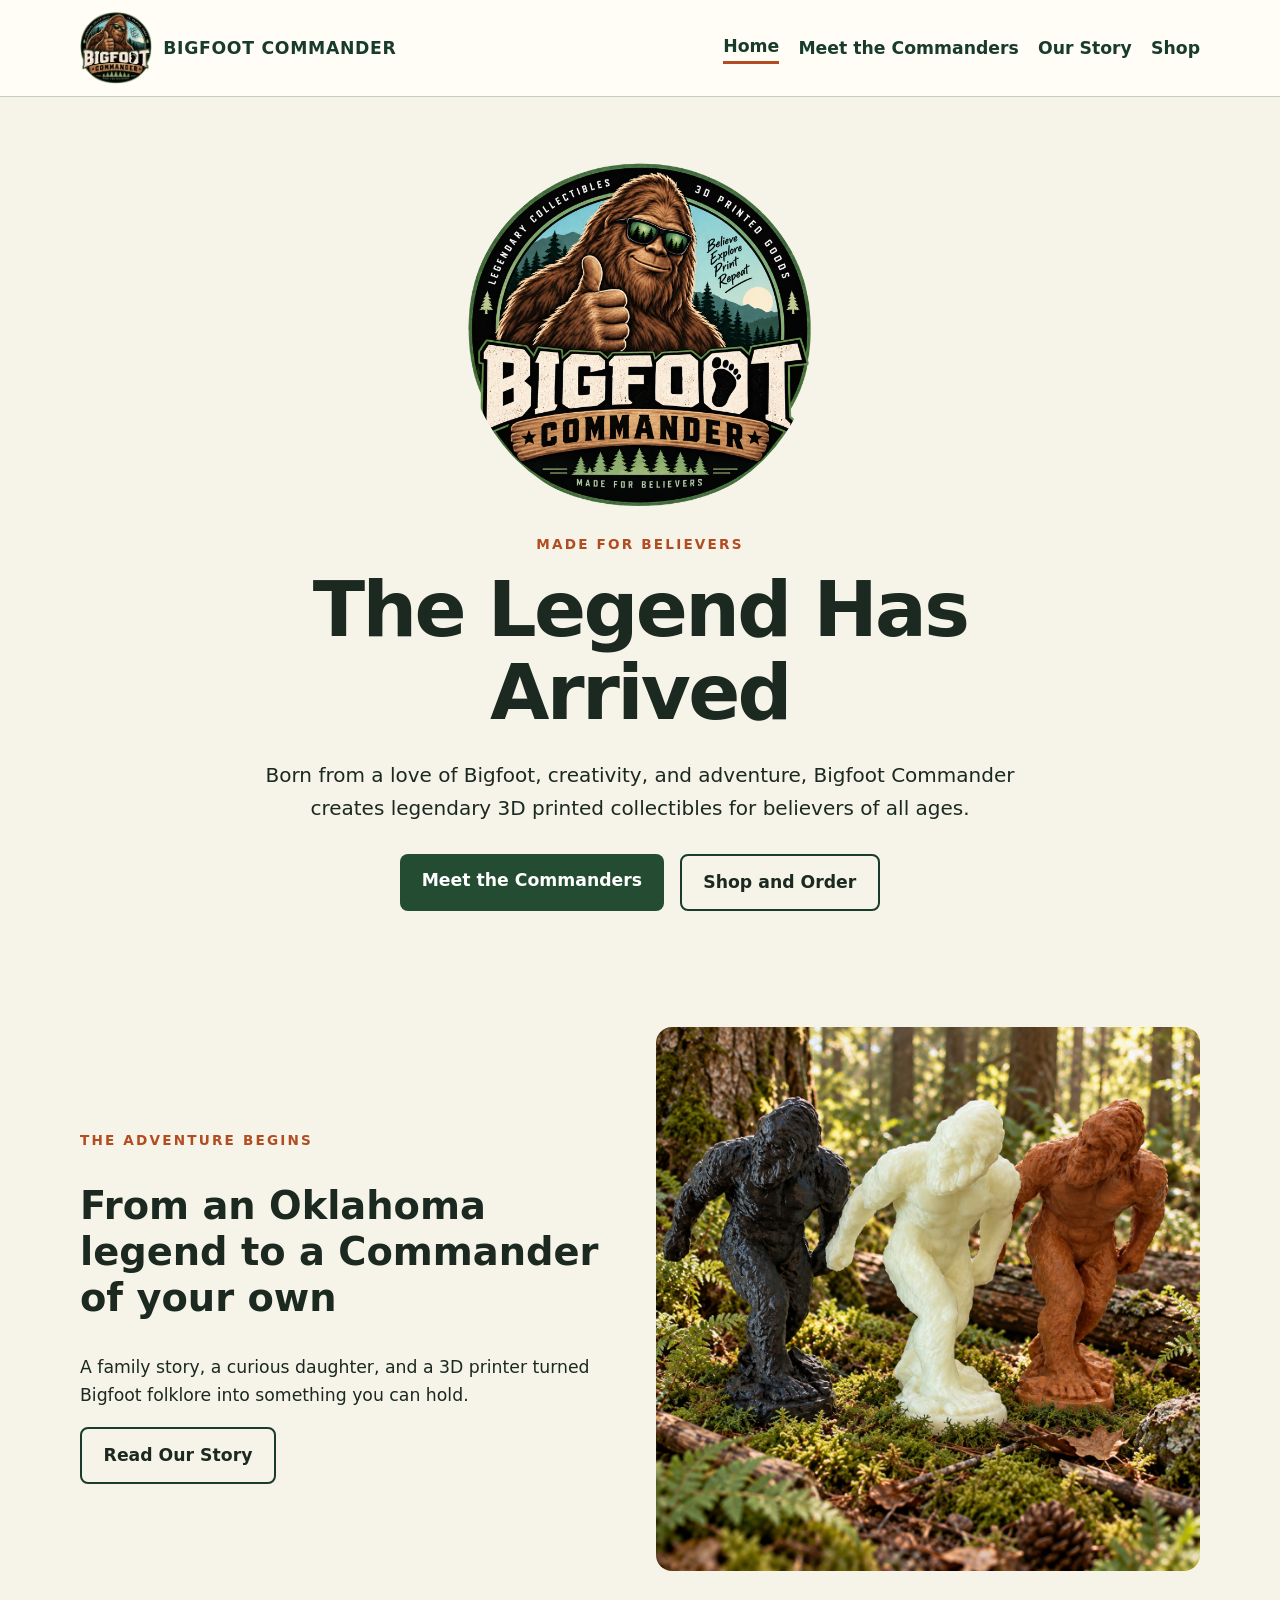
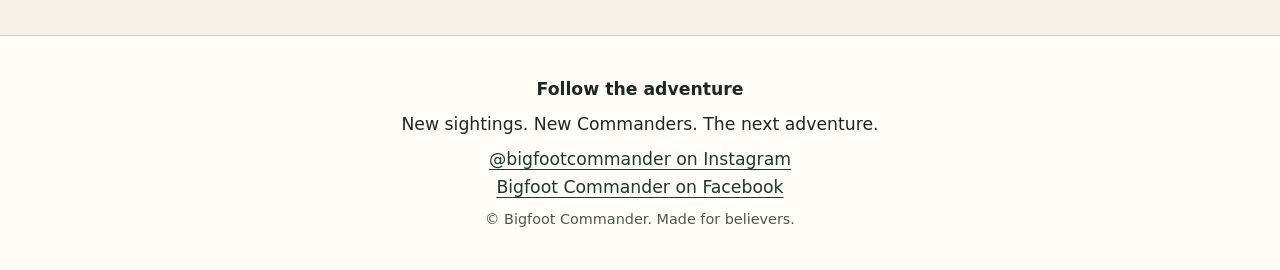
<file: index.html>
<!doctype html><html lang="en"><head><meta charset="utf-8"><meta name="viewport" content="width=device-width,initial-scale=1"><meta name="color-scheme" content="light dark"><meta name="description" content="Bigfoot Commander: 3D printed Bigfoot collectibles, made for believers."><title>Home | Bigfoot Commander</title><link rel="icon" href="assets/logo.png"><link rel="stylesheet" href="styles.css"><script src="shared-layout.js" defer></script></head><body><a class="skip" href="#main">Skip to main content</a><div id="site-header"></div><main id="main" tabindex="-1"><section class="hero wrap"><img class="hero-logo" src="assets/logo.png" alt="Bigfoot Commander emblem showing a sunglasses-wearing Bigfoot in front of mountains and pine trees, with the words Made for Believers"><p class="eyebrow">Made for believers</p><h1>The Legend Has Arrived</h1><p class="lead">Born from a love of Bigfoot, creativity, and adventure, Bigfoot Commander creates legendary 3D printed collectibles for believers of all ages.</p><div class="actions"><a class="btn" href="commanders.html">Meet the Commanders</a><a class="btn secondary" href="shop.html">Shop and Order</a></div></section><section class="section wrap feature"><div><p class="eyebrow">The adventure begins</p><h2>From an Oklahoma legend to a Commander of your own</h2><p>A family story, a curious daughter, and a 3D printer turned Bigfoot folklore into something you can hold.</p><a class="btn secondary" href="story.html">Read Our Story</a></div><img src="assets/forest-trio.png" alt="Three Bigfoot collectible figures in black, glow-in-the-dark white, and brown standing together in a sunlit forest" loading="lazy"></section></main><div id="site-footer"></div></body></html>
</file>
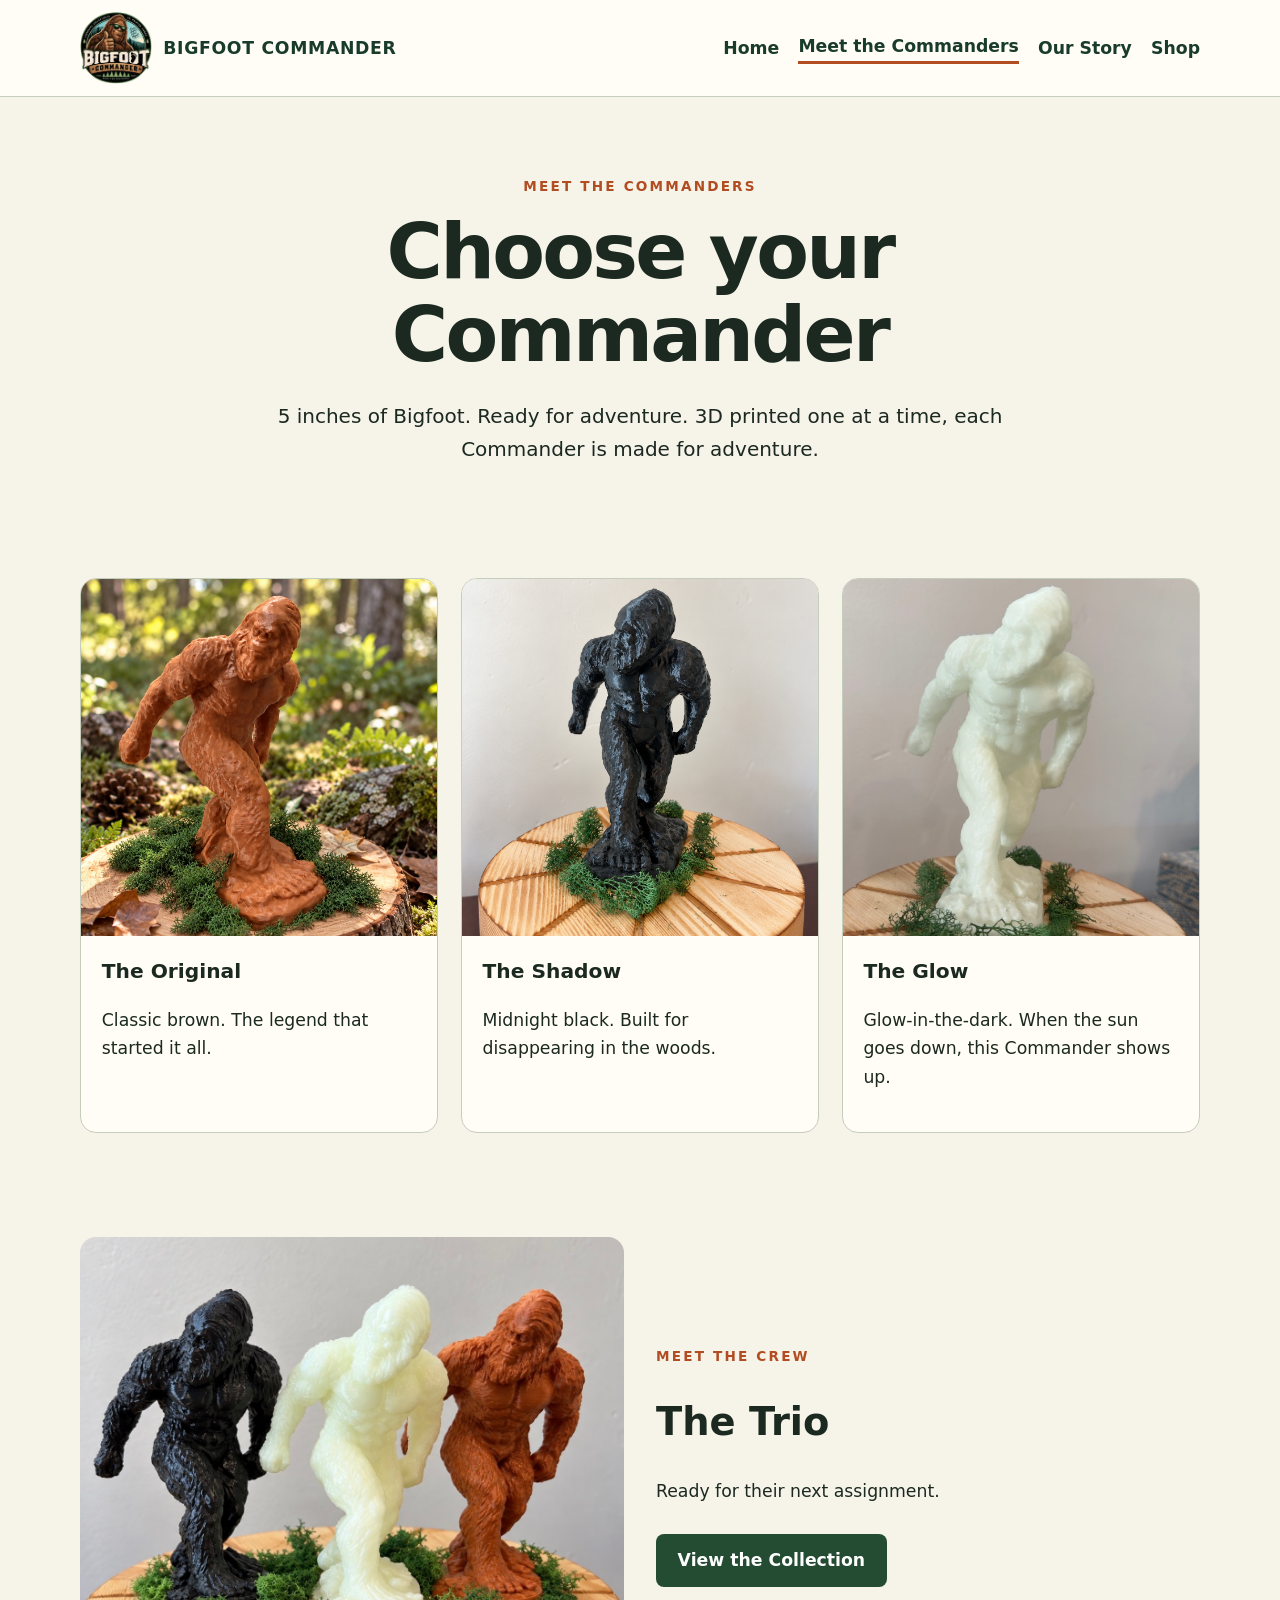
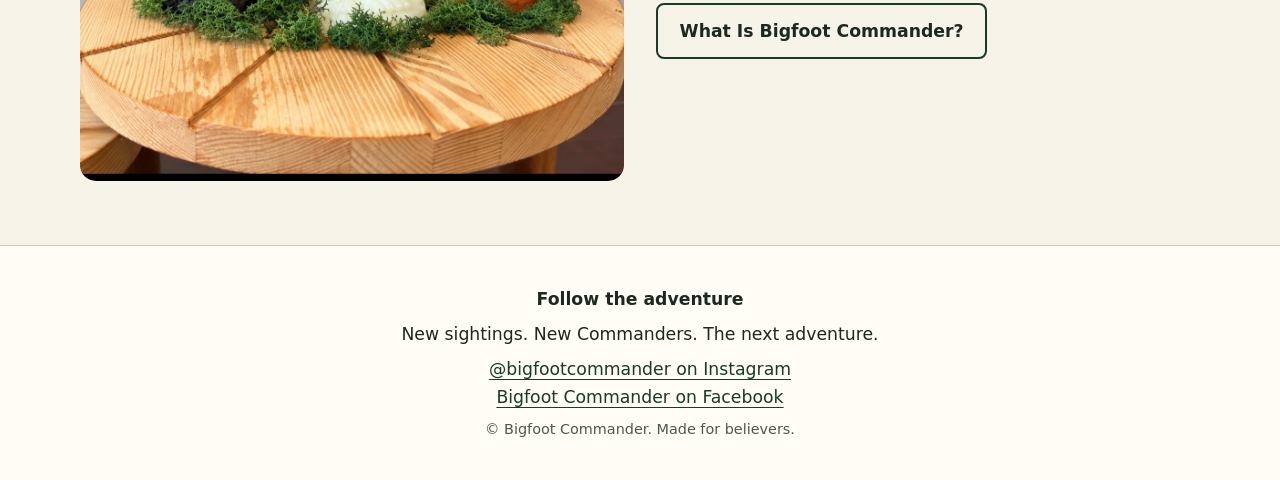
<file: commanders.html>
<!doctype html><html lang="en"><head><meta charset="utf-8"><meta name="viewport" content="width=device-width,initial-scale=1"><meta name="color-scheme" content="light dark"><meta name="description" content="Bigfoot Commander: 3D printed Bigfoot collectibles, made for believers."><title>Meet the Commanders | Bigfoot Commander</title><link rel="icon" href="assets/logo.png"><link rel="stylesheet" href="styles.css"><script src="shared-layout.js" defer></script></head><body><a class="skip" href="#main">Skip to main content</a><div id="site-header"></div><main id="main" tabindex="-1"><section class="hero wrap"><p class="eyebrow">Meet the Commanders</p><h1>Choose your Commander</h1><p class="lead">5 inches of Bigfoot. Ready for adventure. 3D printed one at a time, each Commander is made for adventure.</p></section><section class="section wrap"><div class="grid"><article class="card"><img src="assets/og.png" alt="Brown 3D-printed Bigfoot figurine standing on a wooden display with moss" loading="lazy"><div class="card-body"><h3>The Original</h3><p>Classic brown. The legend that started it all.</p></div></article><article class="card"><img src="assets/shadow.png" alt="Black 3D-printed Bigfoot figurine standing on a wooden display with moss" loading="lazy"><div class="card-body"><h3>The Shadow</h3><p>Midnight black. Built for disappearing in the woods.</p></div></article><article class="card"><img src="assets/glowsquatch.jpg" alt="Pale glow-in-the-dark Bigfoot figurine standing on a wooden display" loading="lazy"><div class="card-body"><h3>The Glow</h3><p>Glow-in-the-dark. When the sun goes down, this Commander shows up.</p></div></article></div></section><section class="section wrap feature"><img src="assets/commander-trio.jpg" alt="The three Commander figurines together: black Shadow, pale Glowsquatch, and brown Original" loading="lazy"><div><p class="eyebrow">Meet the crew</p><h2>The Trio</h2><p>Ready for their next assignment.</p><div class="actions" style="justify-content:flex-start"><a class="btn" href="shop.html">View the Collection</a><a class="btn secondary" href="story.html">What Is Bigfoot Commander?</a></div></div></section></main><div id="site-footer"></div></body></html>
</file>
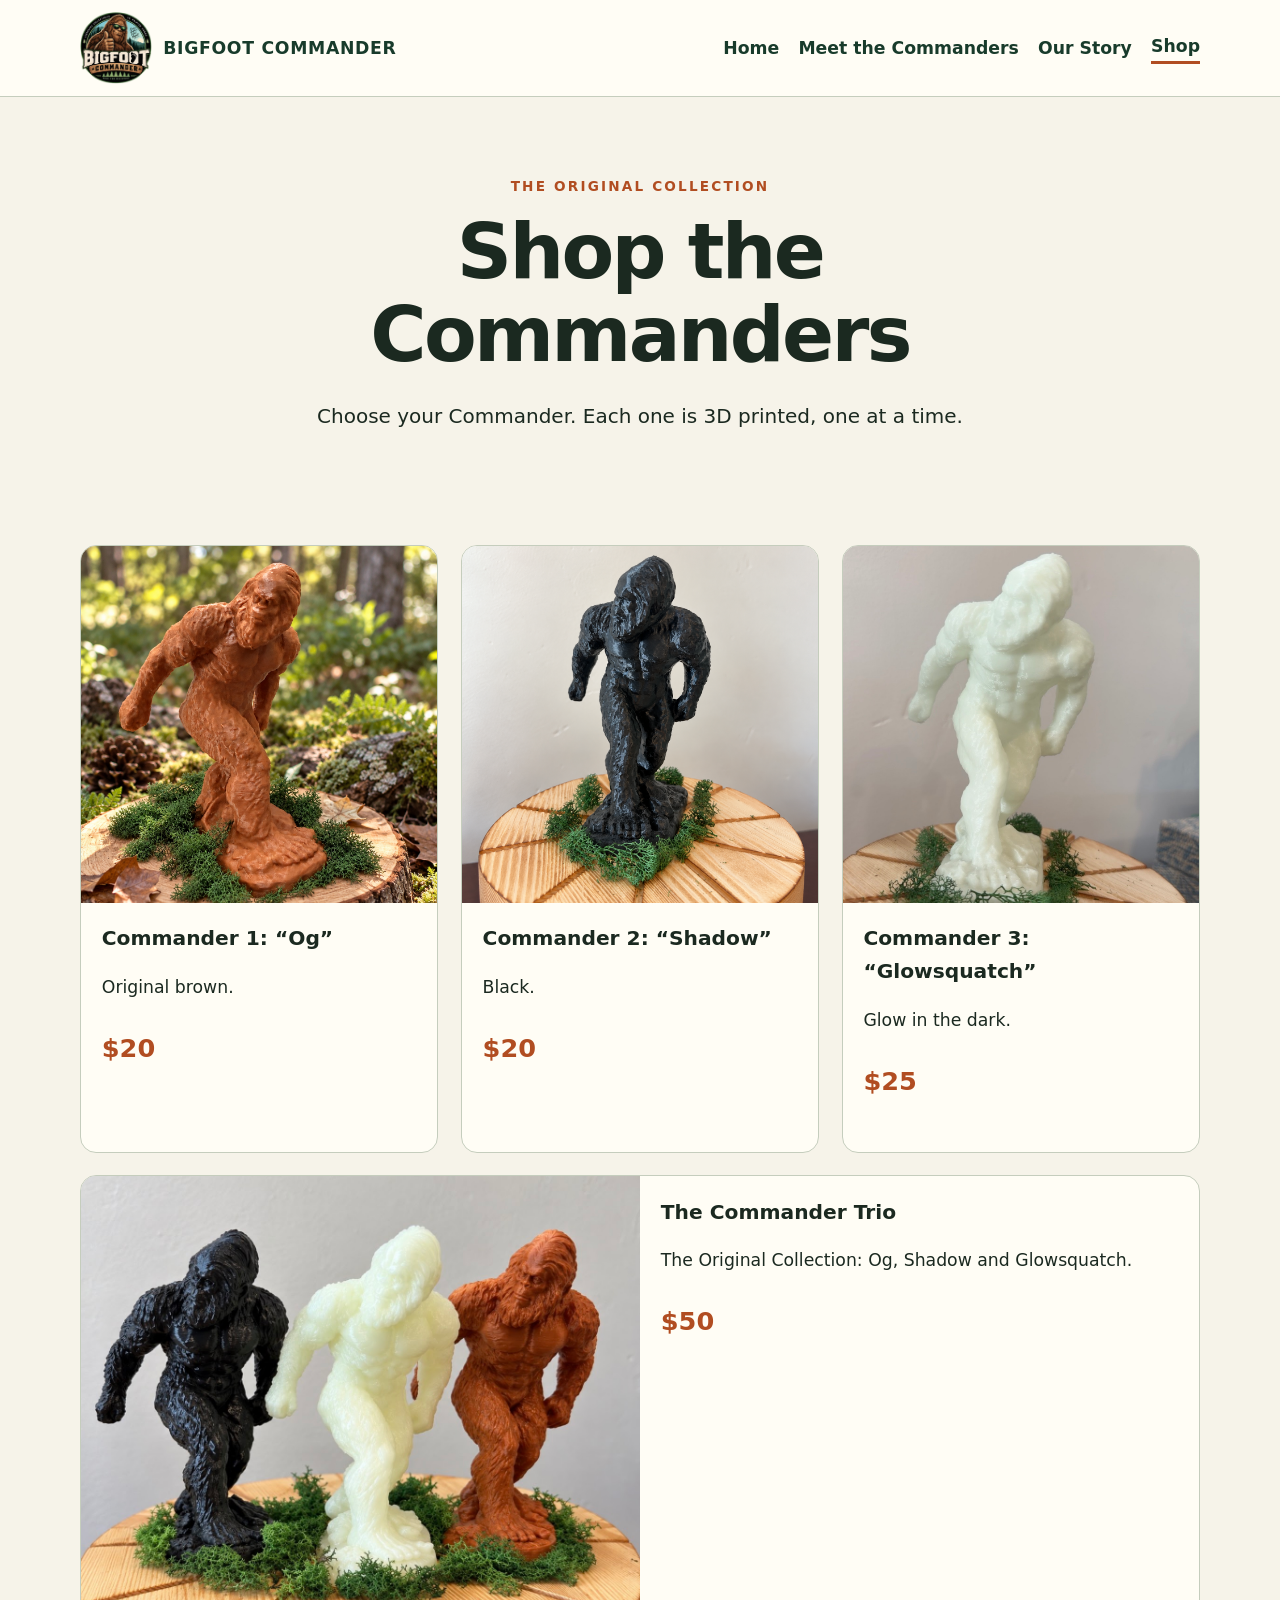
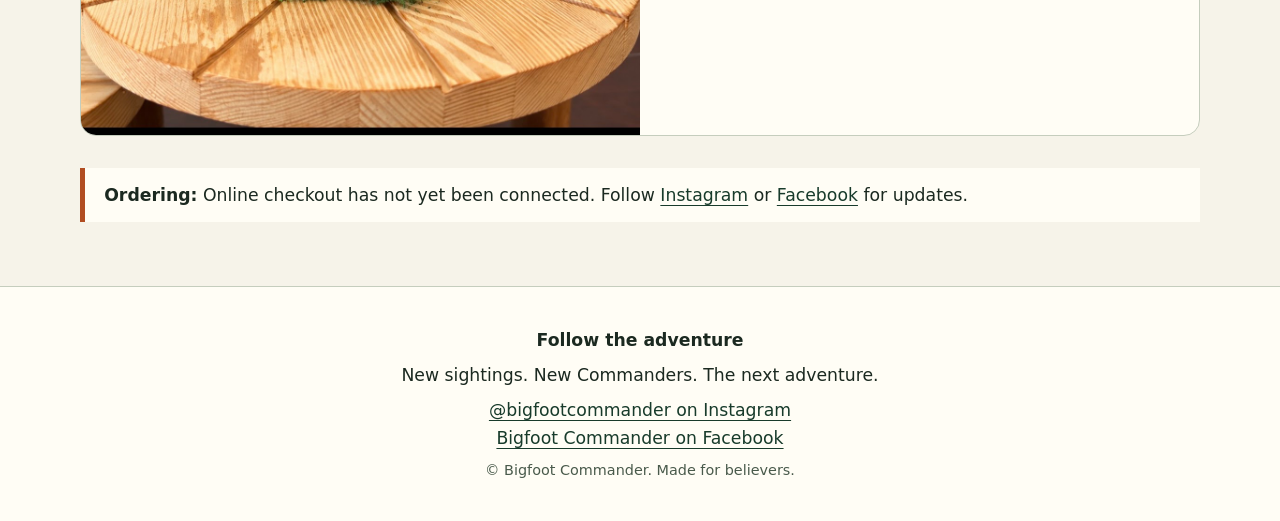
<file: shop.html>
<!doctype html><html lang="en"><head><meta charset="utf-8"><meta name="viewport" content="width=device-width,initial-scale=1"><meta name="color-scheme" content="light dark"><meta name="description" content="Bigfoot Commander: 3D printed Bigfoot collectibles, made for believers."><title>Shop | Bigfoot Commander</title><link rel="icon" href="assets/logo.png"><link rel="stylesheet" href="styles.css"><script src="shared-layout.js" defer></script></head><body><a class="skip" href="#main">Skip to main content</a><div id="site-header"></div><main id="main" tabindex="-1"><section class="hero wrap"><p class="eyebrow">The original collection</p><h1>Shop the Commanders</h1><p class="lead">Choose your Commander. Each one is 3D printed, one at a time.</p></section><section class="section wrap"><div class="grid"><article class="card"><img src="assets/og.png" alt="Brown Og Bigfoot collectible on a wooden stand" loading="lazy"><div class="card-body"><h3>Commander 1: “Og”</h3><p>Original brown.</p><p class="price">$20</p></div></article><article class="card"><img src="assets/shadow.png" alt="Black Shadow Bigfoot collectible on a wooden stand" loading="lazy"><div class="card-body"><h3>Commander 2: “Shadow”</h3><p>Black.</p><p class="price">$20</p></div></article><article class="card"><img src="assets/glowsquatch.jpg" alt="White glow-in-the-dark Glowsquatch collectible on a wooden stand" loading="lazy"><div class="card-body"><h3>Commander 3: “Glowsquatch”</h3><p>Glow in the dark.</p><p class="price">$25</p></div></article><article class="card wide"><img src="assets/commander-trio.jpg" alt="Og, Shadow and Glowsquatch Bigfoot collectibles displayed side by side" loading="lazy"><div class="card-body"><h3>The Commander Trio</h3><p>The Original Collection: Og, Shadow and Glowsquatch.</p><p class="price">$50</p></div></article></div><div class="notice" style="margin-top:2rem"><strong>Ordering:</strong> Online checkout has not yet been connected. Follow <a href="https://www.instagram.com/bigfootcommander/">Instagram</a> or <a href="https://www.facebook.com/profile.php?id=61593995922523">Facebook</a> for updates.</div></section></main><div id="site-footer"></div></body></html>
</file>
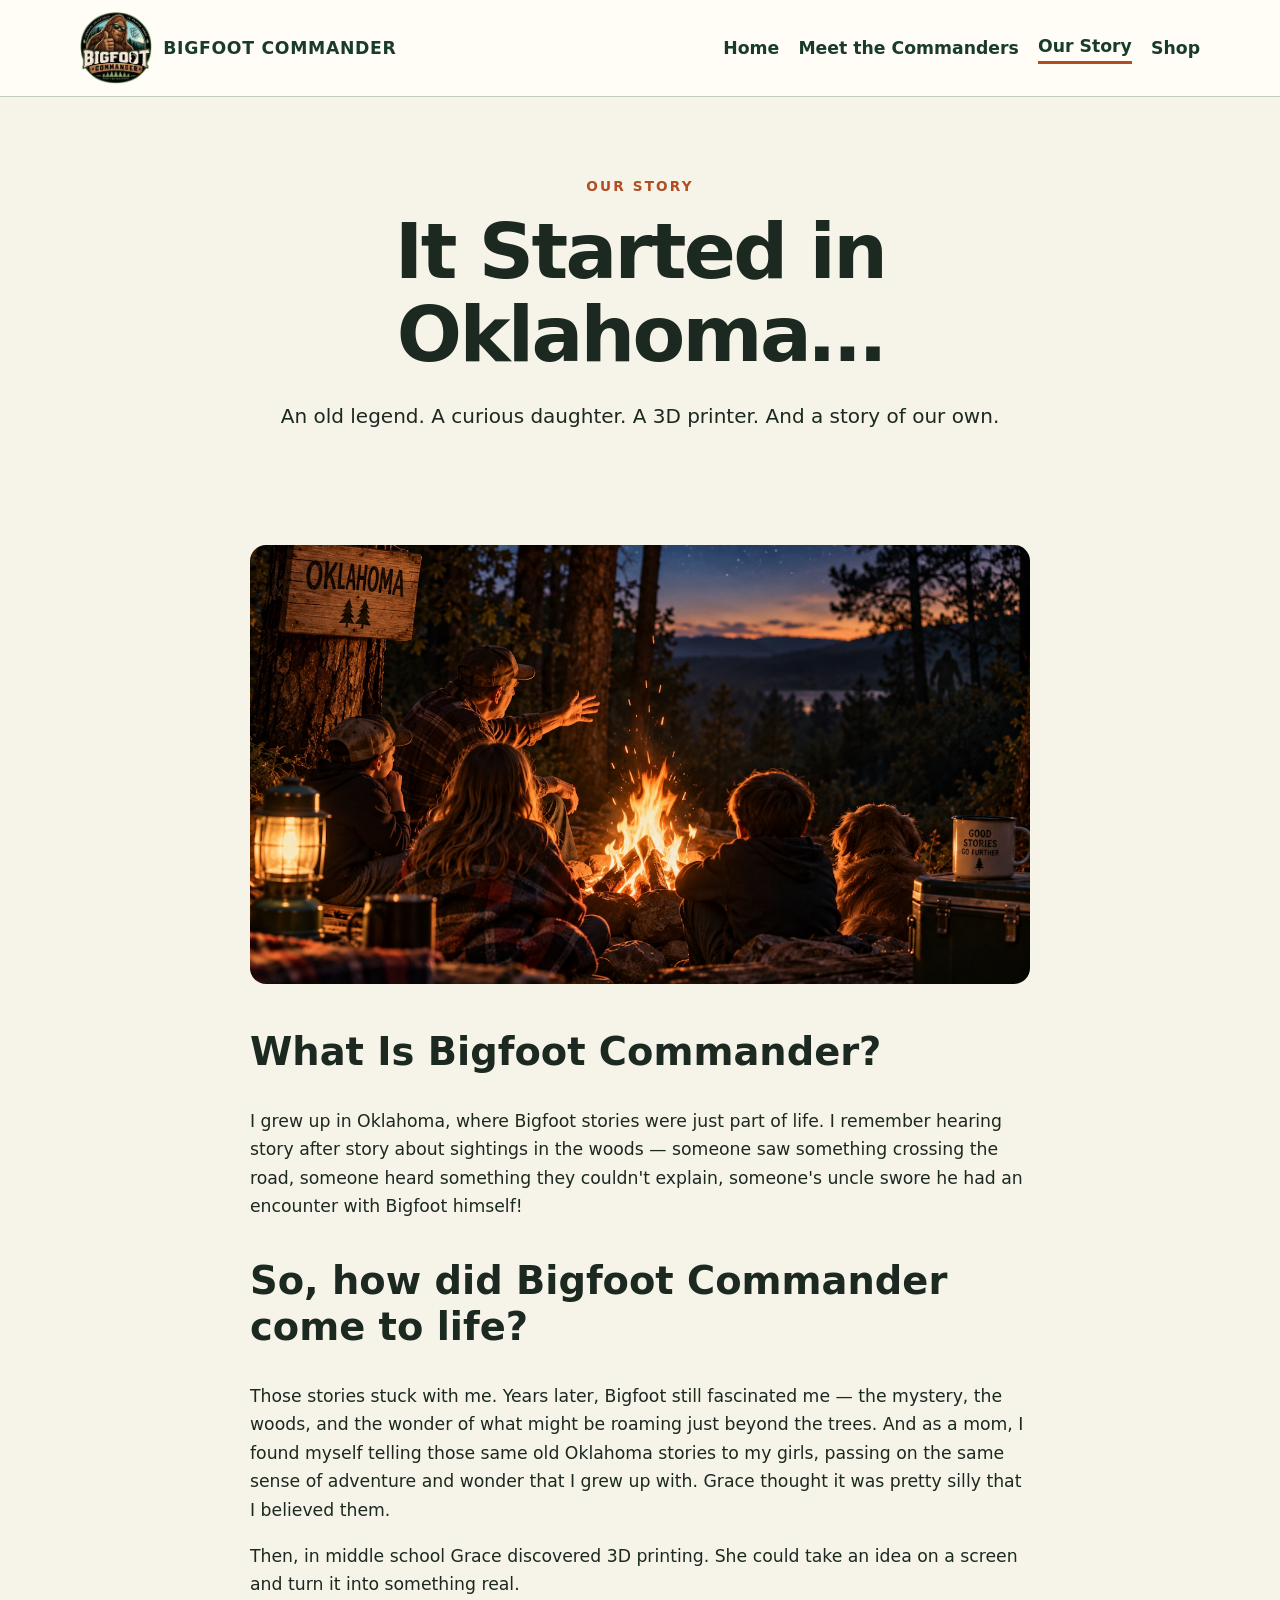
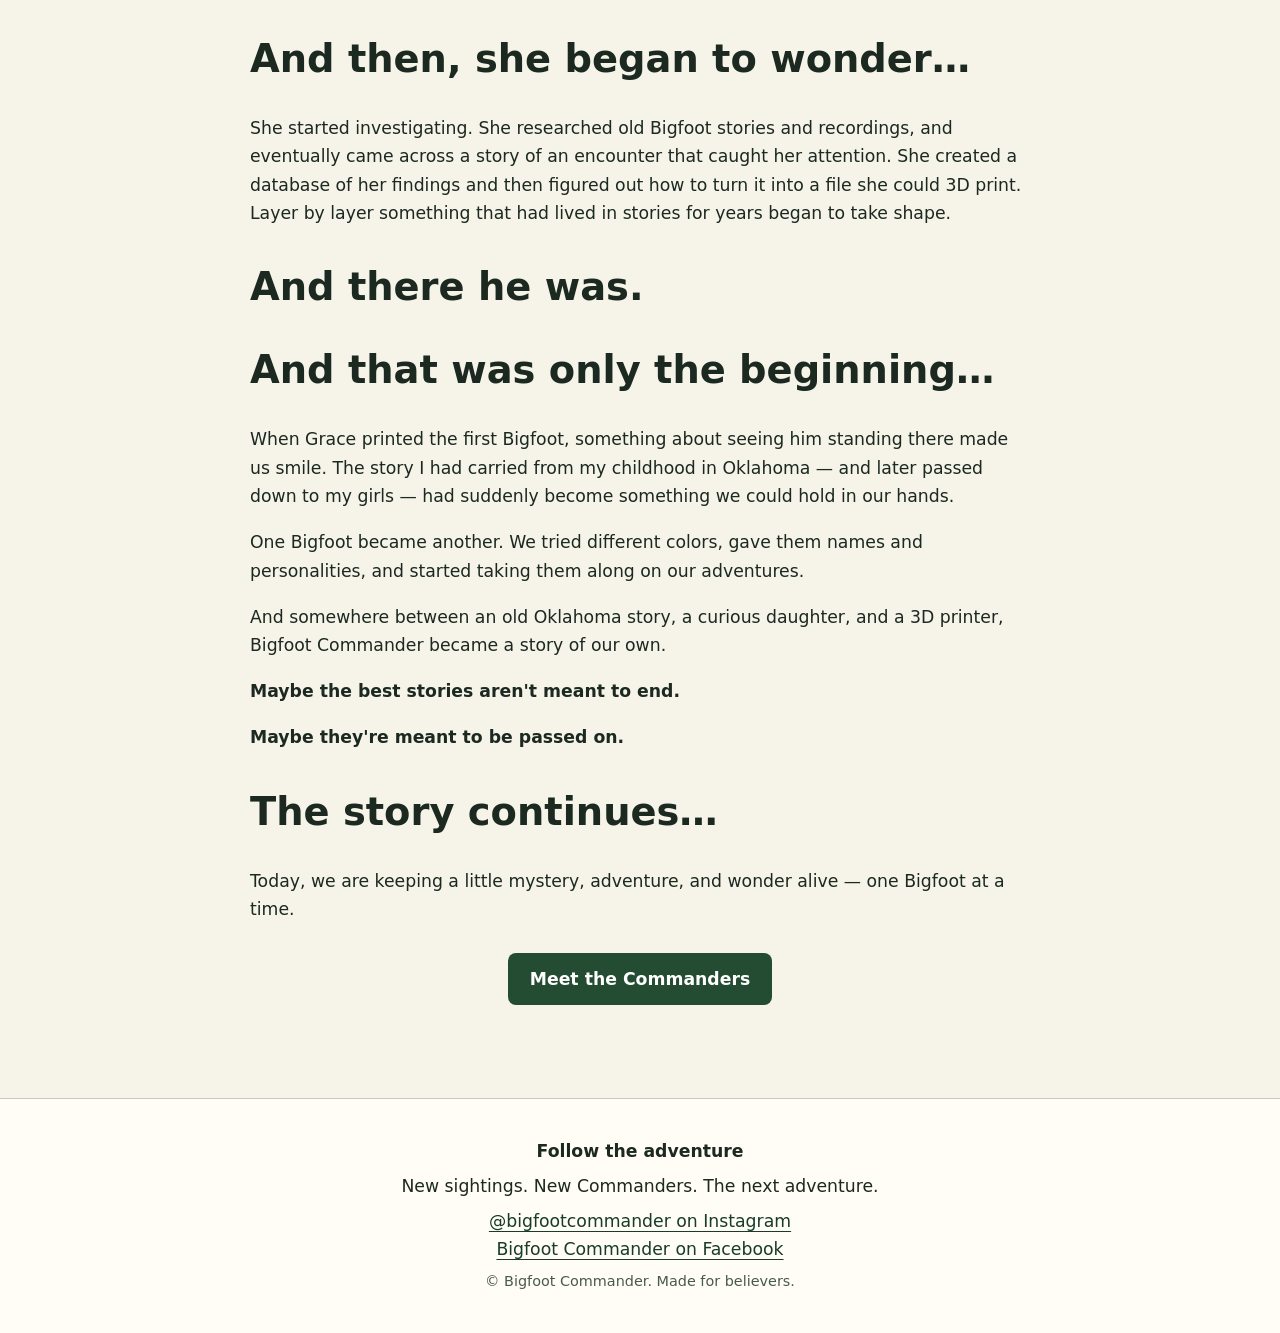
<file: story.html>
<!doctype html><html lang="en"><head><meta charset="utf-8"><meta name="viewport" content="width=device-width,initial-scale=1"><meta name="color-scheme" content="light dark"><meta name="description" content="Bigfoot Commander: 3D printed Bigfoot collectibles, made for believers."><title>Our Story | Bigfoot Commander</title><link rel="icon" href="assets/logo.png"><link rel="stylesheet" href="styles.css"><script src="shared-layout.js" defer></script></head><body><a class="skip" href="#main">Skip to main content</a><div id="site-header"></div><main id="main" tabindex="-1"><section class="hero wrap"><p class="eyebrow">Our Story</p><h1>It Started in Oklahoma…</h1><p class="lead">An old legend. A curious daughter. A 3D printer. And a story of our own.</p></section><section class="section wrap story"><img src="assets/oklahoma-campfire.png" alt="An illustrated Oklahoma campfire scene at dusk, with a family listening to stories beneath tall trees" style="width:100%;border-radius:16px"><h2>What Is Bigfoot Commander?</h2><p>I grew up in Oklahoma, where Bigfoot stories were just part of life. I remember hearing story after story about sightings in the woods — someone saw something crossing the road, someone heard something they couldn't explain, someone's uncle swore he had an encounter with Bigfoot himself!</p><h2>So, how did Bigfoot Commander come to life?</h2><p>Those stories stuck with me. Years later, Bigfoot still fascinated me — the mystery, the woods, and the wonder of what might be roaming just beyond the trees. And as a mom, I found myself telling those same old Oklahoma stories to my girls, passing on the same sense of adventure and wonder that I grew up with. Grace thought it was pretty silly that I believed them.</p><p>Then, in middle school Grace discovered 3D printing. She could take an idea on a screen and turn it into something real.</p><h2>And then, she began to wonder…</h2><p>She started investigating. She researched old Bigfoot stories and recordings, and eventually came across a story of an encounter that caught her attention. She created a database of her findings and then figured out how to turn it into a file she could 3D print. Layer by layer something that had lived in stories for years began to take shape.</p><h2>And there he was.</h2><h2>And that was only the beginning…</h2><p>When Grace printed the first Bigfoot, something about seeing him standing there made us smile. The story I had carried from my childhood in Oklahoma — and later passed down to my girls — had suddenly become something we could hold in our hands.</p><p>One Bigfoot became another. We tried different colors, gave them names and personalities, and started taking them along on our adventures.</p><p>And somewhere between an old Oklahoma story, a curious daughter, and a 3D printer, Bigfoot Commander became a story of our own.</p><p><strong>Maybe the best stories aren't meant to end.</strong></p><p><strong>Maybe they're meant to be passed on.</strong></p><h2>The story continues…</h2><p>Today, we are keeping a little mystery, adventure, and wonder alive — one Bigfoot at a time.</p><div class="actions"><a class="btn" href="commanders.html">Meet the Commanders</a></div></section></main><div id="site-footer"></div></body></html>
</file>
<file: styles.css>
:root{color-scheme:light dark;--bg:#f6f3e9;--panel:#fffdf5;--ink:#1b2920;--muted:#495a4b;--forest:#183b2b;--accent:#b14d21;--line:#c5cdbd;--focus:#b14d21}
@media(prefers-color-scheme:dark){:root{color-scheme:dark;--bg:#101b16;--panel:#1b2b22;--ink:#f2f0e7;--muted:#c5d2c6;--forest:#9bd0ad;--accent:#ffb36f;--line:#536859;--focus:#ffd07d}}
*{box-sizing:border-box}html{scroll-behavior:smooth}body{margin:0;background:var(--bg);color:var(--ink);font:1.08rem/1.65 system-ui,-apple-system,Segoe UI,sans-serif}a{color:var(--forest);text-underline-offset:.22em}a:hover{text-decoration-thickness:3px}:focus-visible{outline:3px solid var(--focus);outline-offset:4px}.skip{position:absolute;top:-100px;left:1rem;background:var(--panel);padding:.6rem 1rem;z-index:100}.skip:focus{top:1rem}.wrap{width:min(1120px,calc(100% - 2rem));margin:auto}.site-header{border-bottom:1px solid var(--line);background:var(--panel)}.header-inner{display:flex;align-items:center;justify-content:space-between;gap:1.2rem;padding:.75rem 0;flex-wrap:wrap}.brand{display:flex;align-items:center;gap:.7rem;text-decoration:none;font-weight:900;letter-spacing:.04em}.brand img{width:72px;height:72px;object-fit:contain}.nav{display:flex;align-items:center;gap:.8rem 1.2rem;flex-wrap:wrap}.nav a{font-weight:700;text-decoration:none}.nav a[aria-current="page"]{border-bottom:3px solid var(--accent)}button{font:inherit;cursor:pointer}.theme-btn{border:1px solid var(--line);background:var(--bg);color:var(--ink);padding:.35rem .7rem;border-radius:8px}.hero{padding:4rem 0 3rem;text-align:center}.hero h1{font-size:clamp(2.4rem,6vw,5rem);line-height:1.08;letter-spacing:-.035em;margin:.4rem auto;max-width:850px}.eyebrow{text-transform:uppercase;letter-spacing:.16em;font-weight:800;color:var(--accent);font-size:.85rem}.lead{font-size:1.25rem;max-width:760px;margin:1.5rem auto}.hero-logo{width:min(350px,78vw);border-radius:50%;display:block;margin:0 auto 1.4rem}.actions{display:flex;justify-content:center;flex-wrap:wrap;gap:1rem;margin:1.8rem 0}.btn{display:inline-block;padding:.75rem 1.35rem;border-radius:8px;background:#234c32;color:#fff;font-weight:800;text-decoration:none}.btn.secondary{background:transparent;color:var(--ink);border:2px solid var(--forest)}.section{padding:2.5rem 0 4rem}.section h2{font-size:clamp(1.7rem,3vw,2.5rem);line-height:1.2}.grid{display:grid;grid-template-columns:repeat(3,minmax(0,1fr));gap:1.4rem}.card{background:var(--panel);border:1px solid var(--line);border-radius:16px;overflow:hidden}.card img{width:100%;aspect-ratio:1/1;object-fit:cover;display:block}.card-body{padding:1.1rem 1.3rem 1.5rem}.card h3{margin:.1rem 0}.price{font-size:1.6rem;font-weight:900;color:var(--accent)}.wide{grid-column:span 3;display:grid;grid-template-columns:1fr 1fr}.wide img{height:100%;aspect-ratio:auto}.story{max-width:780px;margin:auto}.story p{margin:1.1rem 0}.story h2{margin-top:2.3rem}.feature{display:grid;grid-template-columns:1fr 1fr;gap:2rem;align-items:center}.feature img{width:100%;border-radius:16px}.notice{border-left:5px solid var(--accent);padding:.8rem 1.2rem;background:var(--panel)}.site-footer{background:var(--panel);border-top:1px solid var(--line);padding:2rem 0;text-align:center}.site-footer p{margin:.4rem}.small{font-size:.9rem;color:var(--muted)}@media(max-width:740px){.grid{grid-template-columns:1fr}.wide{grid-column:auto;display:block}.feature{grid-template-columns:1fr}.header-inner{justify-content:center}.nav{justify-content:center}.hero{padding:2.5rem 0}.brand img{width:55px;height:55px}}@media(prefers-reduced-motion:reduce){html{scroll-behavior:auto}}
/* Preserve a line break for assistive technology without changing footer layout. */
.site-footer br.a11y-break{position:absolute;width:1px;height:1px;overflow:hidden;clip-path:inset(50%);white-space:nowrap}
</file>
